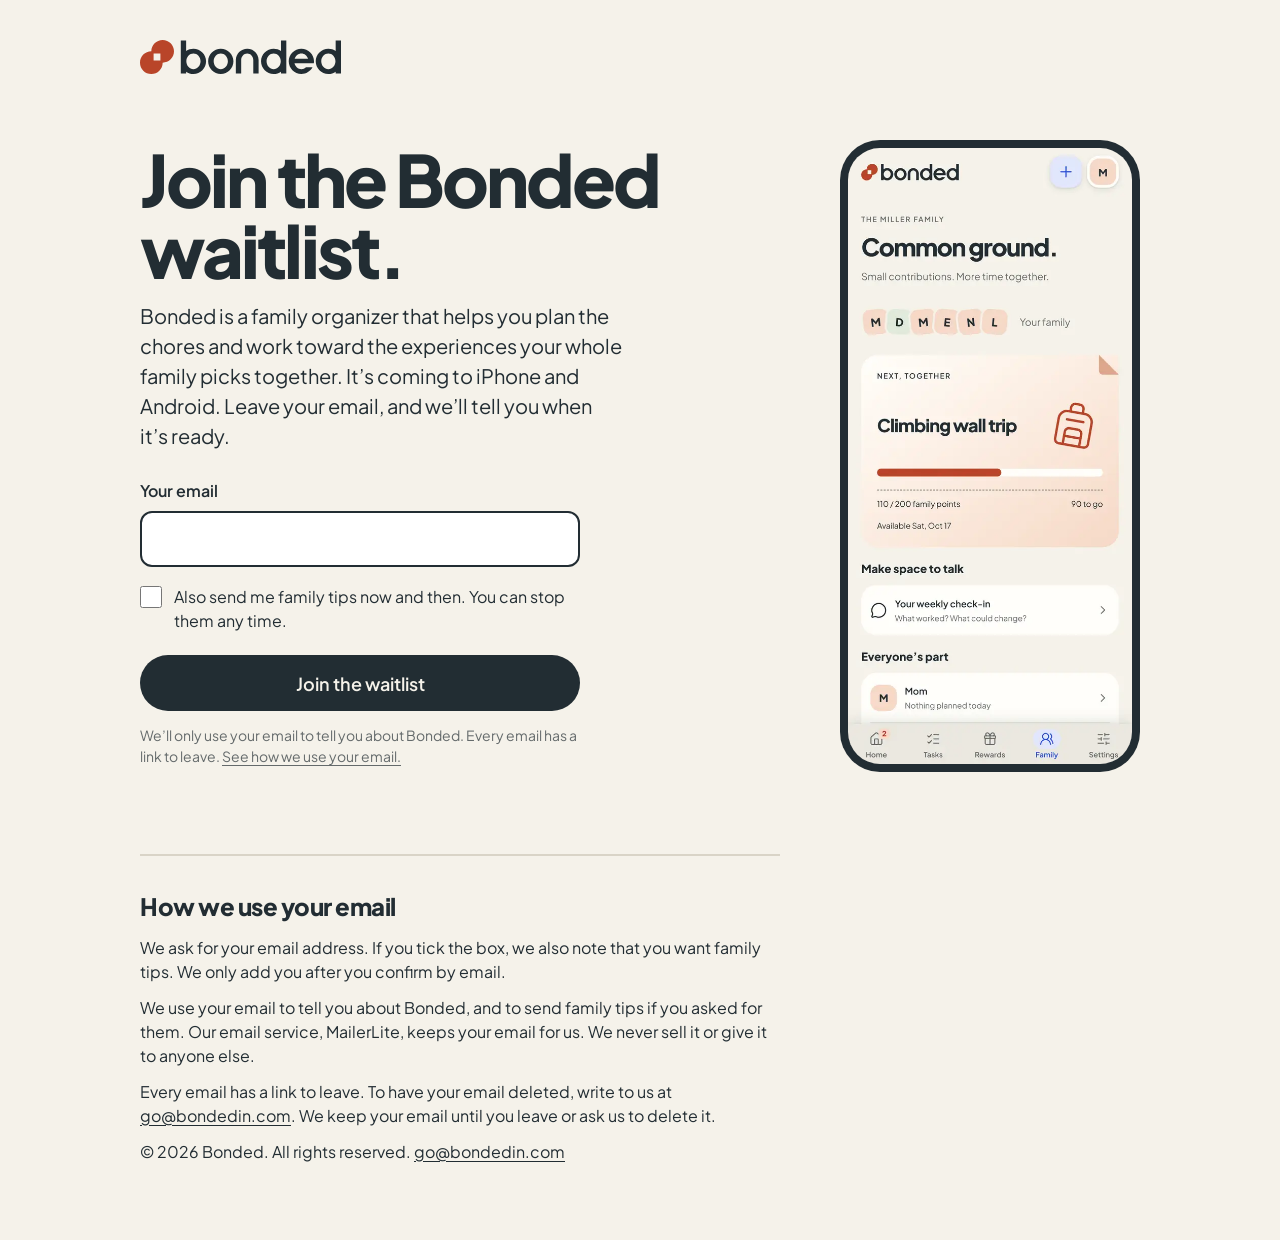
<file: site/bondedin/index.html>
<!doctype html>
<html lang="en">
<head>
<meta charset="utf-8">
<meta name="viewport" content="width=device-width, initial-scale=1">
<title>Join the Bonded waitlist</title>
<meta name="description" content="Bonded is a family organizer that helps you plan the chores and work toward the experiences your whole family picks together. It's coming to iPhone and Android.">
<link rel="icon" href="img/favicon.svg" type="image/svg+xml">
<link rel="preload" href="fonts/jakarta-800.woff2" as="font" type="font/woff2" crossorigin>
<link rel="stylesheet" href="styles.css">
</head>
<body>
<div class="wrap">
  <header>
    <img class="logo" src="img/bonded-lockup.svg" alt="Bonded" width="201" height="34">
  </header>

  <main class="hero">
    <section>
      <h1>Join the Bonded waitlist.</h1>
      <p class="sub">Bonded is a family organizer that helps you plan the chores and work toward the experiences your whole family picks together. It’s coming to iPhone and Android. Leave your email, and we’ll tell you when it’s ready.</p>

      <!-- MailerLite embedded form 201591973507761668 (account 2698911). Field names match the form's HTML embed code. -->
      <form id="waitlist" action="https://assets.mailerlite.com/jsonp/2698911/forms/201591973507761668/subscribe" method="post" novalidate>
        <label class="field" for="email">Your email</label>
        <input id="email" type="email" name="fields[email]" autocomplete="email" inputmode="email" required>

        <label class="check">
          <input type="checkbox" name="groups[]" value="201589773903594738">
          <span>Also send me family tips now and then. You can stop them any time.</span>
        </label>

        <input type="hidden" name="fields[utm_source]">
        <input type="hidden" name="fields[utm_medium]">
        <input type="hidden" name="fields[utm_campaign]">
        <input type="hidden" name="fields[utm_content]">
        <input type="hidden" name="ml-submit" value="1">
        <input type="hidden" name="anticsrf" value="true">

        <button type="submit">Join the waitlist</button>
        <p class="error" id="error" role="alert" hidden>That didn’t work. Please check your email address and try again.</p>
        <p class="small">We’ll only use your email to tell you about Bonded. Every email has a link to leave. <a href="#privacy">See how we use your email.</a></p>
      </form>

      <div class="done" id="done" role="status" tabindex="-1" hidden>
        <h2>Almost done.</h2>
        <p>Check your email and tap the button to confirm. If you can’t find it, look in your spam or promotions folder.</p>
      </div>
    </section>

    <figure class="phone">
      <div class="frame">
        <img src="img/family-screen.webp" width="560" height="1214" alt="The Family screen of the Bonded app">
      </div>
    </figure>
  </main>

  <section class="privacy" id="privacy">
    <h2>How we use your email</h2>
    <p>We ask for your email address. If you tick the box, we also note that you want family tips. We only add you after you confirm by email.</p>
    <p>We use your email to tell you about Bonded, and to send family tips if you asked for them. Our email service, MailerLite, keeps your email for us. We never sell it or give it to anyone else.</p>
    <p>Every email has a link to leave. To have your email deleted, write to us at <a href="mailto:go@bondedin.com">go@bondedin.com</a>. We keep your email until you leave or ask us to delete it.</p>
    <p>© 2026 Bonded. All rights reserved. <a href="mailto:go@bondedin.com">go@bondedin.com</a></p>
  </section>
</div>

<script>
(() => {
  const form = document.getElementById('waitlist');
  const email = document.getElementById('email');
  const error = document.getElementById('error');
  const done = document.getElementById('done');
  const button = form.querySelector('button');

  // Keep where the visitor came from (ManyChat DM, bio, Facebook): ops/waitlist-mailerlite-setup.md
  const params = new URLSearchParams(location.search);
  for (const key of ['utm_source', 'utm_medium', 'utm_campaign', 'utm_content']) {
    const value = params.get(key);
    if (value) form.elements[`fields[${key}]`].value = value.slice(0, 100);
  }

  const fail = () => { error.hidden = false; button.disabled = false; };

  form.addEventListener('submit', async (event) => {
    event.preventDefault();
    error.hidden = true;
    if (!email.checkValidity() || !email.value.trim()) { fail(); email.focus(); return; }
    button.disabled = true;
    try {
      const response = await fetch(form.action, { method: 'POST', body: new FormData(form), headers: { Accept: 'application/json' } });
      const data = await response.json().catch(() => ({}));
      if (!response.ok || data.success === false) return fail();
      form.hidden = true;
      done.hidden = false;
      done.focus?.();
    } catch {
      fail();
    }
  });
})();
</script>
</body>
</html>
</file>
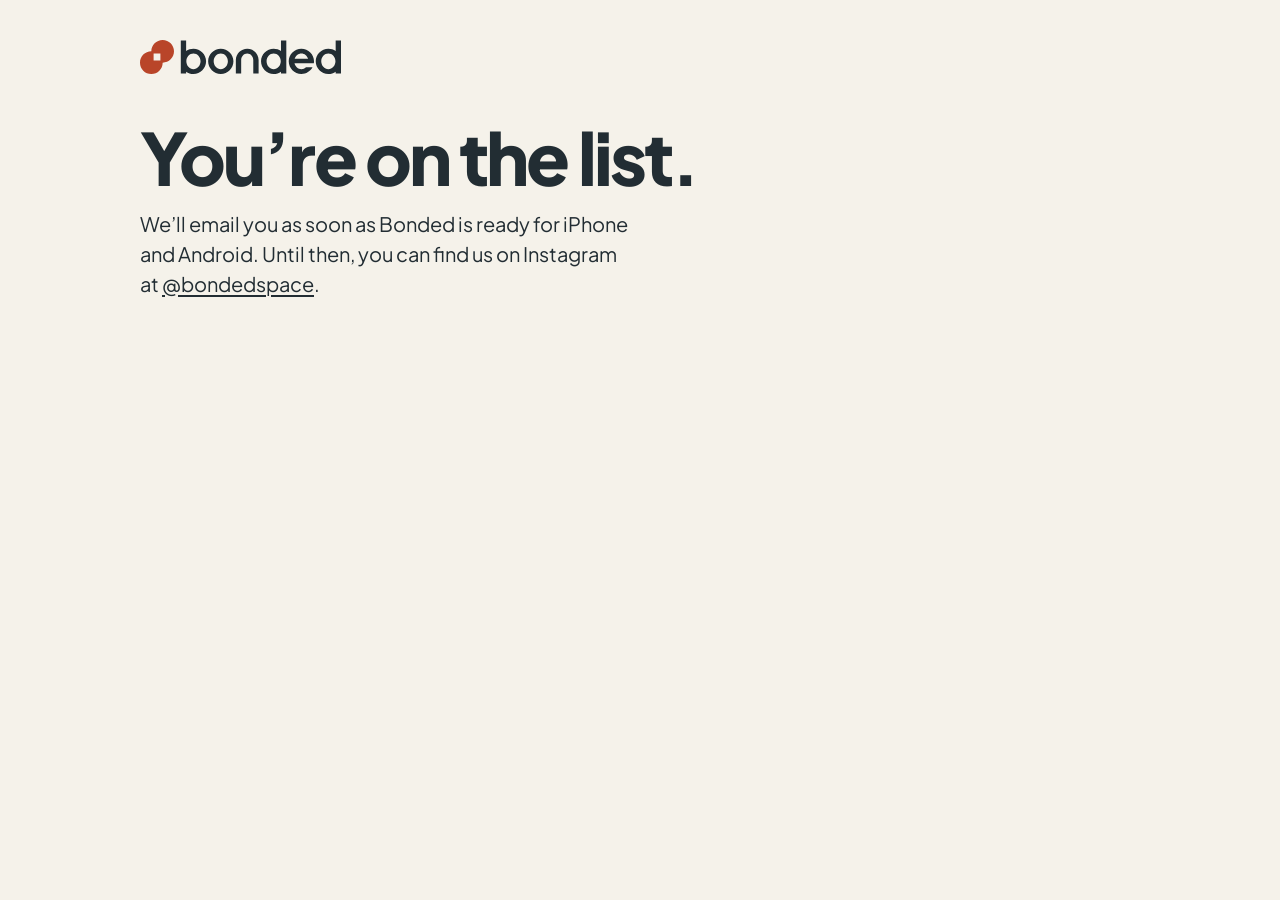
<file: site/bondedin/confirmed.html>
<!doctype html>
<html lang="en">
<head>
<meta charset="utf-8">
<meta name="viewport" content="width=device-width, initial-scale=1">
<title>You're on the Bonded waitlist</title>
<meta name="robots" content="noindex">
<link rel="icon" href="img/favicon.svg" type="image/svg+xml">
<link rel="stylesheet" href="styles.css">
</head>
<body>
<div class="wrap">
  <header>
    <a href="/"><img class="logo" src="img/bonded-lockup.svg" alt="Bonded" width="201" height="34"></a>
  </header>
  <main>
    <h1>You’re on the list.</h1>
    <p class="sub">We’ll email you as soon as Bonded is ready for iPhone and Android. Until then, you can find us on Instagram at <a href="https://www.instagram.com/bondedspace/">@bondedspace</a>.</p>
  </main>
</div>
</body>
</html>
</file>
<file: site/bondedin/styles.css>
/* bondedin.com waitlist page. Tokens from design/brand-reconciliation.md (D-2026-10-09-1). */
@font-face { font-family: 'Plus Jakarta Sans'; src: url(fonts/jakarta-400.woff2) format("woff2"); font-weight: 400; font-display: swap; }
@font-face { font-family: 'Plus Jakarta Sans'; src: url(fonts/jakarta-600.woff2) format("woff2"); font-weight: 600; font-display: swap; }
@font-face { font-family: 'Plus Jakarta Sans'; src: url(fonts/jakarta-800.woff2) format("woff2"); font-weight: 800; font-display: swap; }

:root {
  --paper: #F5F2EA;
  --ink: #222D33;
  --muted: #646A6B;
  --line: #D9D4C7;
  --error: #8F2F1A; /* Hearth darkened for text: 7.25:1 on Paper */
}

* { box-sizing: border-box; }
html { -webkit-text-size-adjust: 100%; }
body {
  margin: 0;
  background: var(--paper);
  color: var(--ink);
  font: 400 18px/1.5 'Plus Jakarta Sans', system-ui, sans-serif;
}
a { color: var(--ink); text-underline-offset: 3px; }
a:focus-visible, button:focus-visible, input:focus-visible { outline: 3px solid var(--ink); outline-offset: 3px; }

.wrap { max-width: 1080px; margin: 0 auto; padding: 24px 20px 48px; }
header { padding-bottom: 28px; }
.logo { display: block; height: 34px; width: auto; }

.hero { display: grid; gap: 40px; align-items: center; }
h1 {
  margin: 0 0 16px;
  font-weight: 800;
  font-size: clamp(40px, 9vw, 72px);
  line-height: 0.98;
  letter-spacing: -0.04em;
  text-wrap: balance;
}
.sub { margin: 0 0 28px; font-size: 20px; max-width: 34ch; text-wrap: pretty; }

form { max-width: 440px; }
label.field { display: block; font-weight: 600; font-size: 16px; margin-bottom: 8px; }
input[type=email] {
  width: 100%;
  height: 56px;
  padding: 0 16px;
  border: 2px solid var(--ink);
  border-radius: 12px;
  background: #fff;
  color: var(--ink);
  font: inherit;
}
.check { display: flex; gap: 12px; align-items: flex-start; margin: 18px 0 22px; font-size: 16px; cursor: pointer; }
.check input { width: 22px; height: 22px; margin: 1px 0 0; accent-color: var(--ink); flex: none; }
button {
  width: 100%;
  height: 56px;
  border: 0;
  border-radius: 999px;
  background: var(--ink);
  color: var(--paper);
  font: 600 18px 'Plus Jakarta Sans', system-ui, sans-serif;
  cursor: pointer;
}
button[disabled] { opacity: 0.6; cursor: progress; }
.small { margin: 14px 0 0; font-size: 14px; color: var(--muted); max-width: 44ch; }
.small a { color: var(--muted); }
.error { margin: 12px 0 0; font-size: 16px; font-weight: 600; color: var(--error); }

.done { max-width: 440px; padding: 24px; border: 2px solid var(--ink); border-radius: 16px; }
.done h2 { margin: 0 0 8px; font-size: 28px; font-weight: 800; letter-spacing: -0.02em; }
.done p { margin: 0; }

.phone { justify-self: center; text-align: center; }
.phone .frame {
  width: 240px;
  padding: 8px;
  background: var(--ink);
  border-radius: 40px;
}
.phone img { display: block; width: 100%; height: auto; border-radius: 32px; }
.phone figcaption { margin-top: 10px; font-size: 13px; font-weight: 600; color: var(--muted); }

.privacy { margin-top: 64px; padding-top: 32px; border-top: 2px solid var(--line); max-width: 640px; }
.privacy h2 { margin: 0 0 12px; font-size: 24px; font-weight: 800; letter-spacing: -0.02em; }
.privacy p { margin: 0 0 12px; font-size: 16px; }

[hidden] { display: none !important; }

@media (min-width: 860px) {
  .wrap { padding: 40px 40px 64px; }
  header { padding-bottom: 48px; }
  .hero { grid-template-columns: 1fr 300px; gap: 64px; }
  .phone .frame { width: 300px; }
}
</file>
